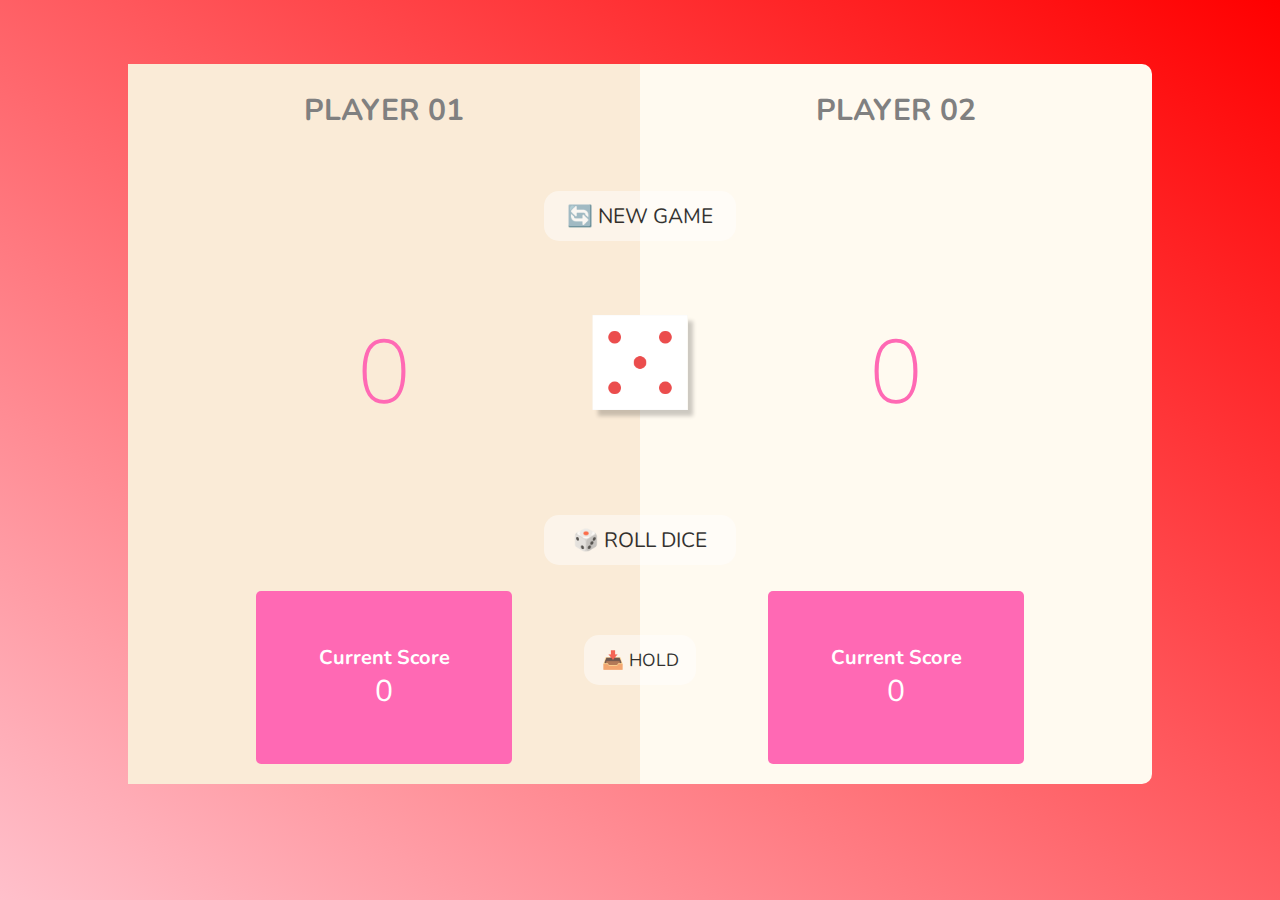
<file: JavaScript /index.html>
<!DOCTYPE html>
<html>
    <head> 
        <title> Pig Game</title>
        <meta name="author" content="Raktim">
        <meta charset="utf-8">
        <meta http-equiv = "X-UA-Compatible" content="ie=edge, chrome=1" />
        <link rel="stylesheet" href="style.css">
        <title> Pig Game</title> 
    
    </head>
    
    <body>
     
            <div class='player-board'>

                <section class="section-class player01-section active-player">
                    <h2 id='player01' class='player-name'> PLAYER 01</h2>
                    <h3 class='score-final' id="player1-final-score"> 0</h3>

                    <div class="current-score">
                        <h4> Current Score </h4>
                        <h6 class='current-score-num' id="player-01-current-scroe"> 0 </h6>
                    </div>
                </section>


                <section class="section-class player02-section" >
                    <h2 id="player-02" class='player-name'> PLAYER 02</h2>
                    <h3 class='score-final' id="player2-final-score"> 0</h3>

                    <div class="current-score">
                        <h4> Current Score </h4>
                        <h6 class='current-score-num' id="player-02-current-scroe"> 0 </h6>
                    </div>
                </section>

            </div>

            <img src="img/dice-5.png" height="95px" width="95px" alt="dice-05" class='dice'/>
            <button class="btn btn--new">🔄 New game</button>
            <button class="btn btn--roll" id="roll-dice">🎲 Roll dice</button>
            <button class="btn btn--hold">📥 Hold</button>

    <script src="demo.js"></script>
    </body>




</html>
</file>
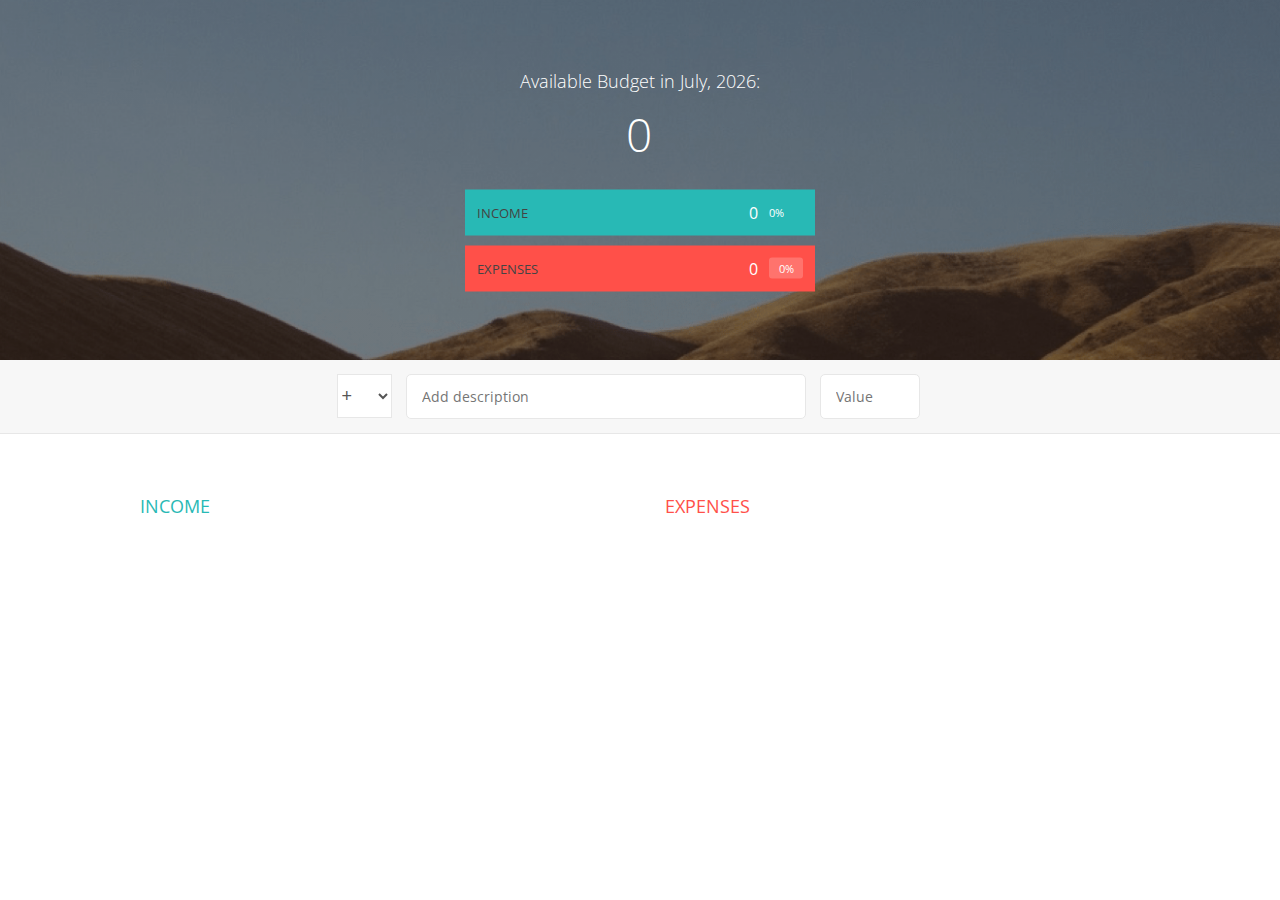
<file: JavaScript /Budget App/index.html>
<!DOCTYPE html>
<html lang="en">
    <head>
        <meta charset="UTF-8">
        <link href="https://fonts.googleapis.com/css?family=Open+Sans:100,300,400,600" rel="stylesheet" type="text/css">
        <link href="http://code.ionicframework.com/ionicons/2.0.1/css/ionicons.min.css" rel="stylesheet" type="text/css">
        <link type="text/css" rel="stylesheet" href="style.css">
        <title>Budgety</title>
    </head>
    <body>
        
        <div class="top">
            <div class="budget">
                <div class="budget__title">
                    Available Budget in <span class="budget__title--month">%Month%</span>:
                </div>
                
                <div class="budget__value">+ 2,345.64</div>
                
                <div class="budget__income clearfix">
                    <div class="budget__income--text">Income</div>
                    <div class="right">
                        <div class="budget__income--value">+ 4,300.00</div>
                        <div class="budget__income--percentage">45%</div>
                    </div>
                </div>
                
                <div class="budget__expenses clearfix">
                    <div class="budget__expenses--text">Expenses</div>
                    <div class="right clearfix">
                        <div class="budget__expenses--value">- 1,954.36</div>
                        <div class="budget__expenses--percentage">45%</div>
                    </div>
                </div>
            </div>
        </div>
        
        
        
        <div class="bottom">
            <div class="add">
                <div class="add__container">
                    <select class="add__type">
                        <option value="inc" selected>+</option>
                        <option value="exp">-</option>
                    </select>
                    <input type="text" class="add__description" placeholder="Add description">
                    <input type="number" class="add__value" placeholder="Value">
                    <button class="add__btn"><i class="ion-ios-checkmark-outline"></i></button>
                </div>
            </div>
            
            <div class="container clearfix">
                <div class="income">
                    <h2 class="icome__title">Income</h2>
                    
                    <div class="income__list">
                       
                       <!--
                        <div class="item clearfix" id="income-0">
                            <div class="item__description">Salary</div>
                            <div class="right clearfix">
                                <div class="item__value">+ 2,100.00</div>
                                <div class="item__delete">
                                    <button class="item__delete--btn"><i class="ion-ios-close-outline"></i></button>
                                </div>
                            </div>
                        </div>
                        
                        <div class="item clearfix" id="income-1">
                            <div class="item__description">Sold car</div>
                            <div class="right clearfix">
                                <div class="item__value">+ 1,500.00</div>
                                <div class="item__delete">
                                    <button class="item__delete--btn"><i class="ion-ios-close-outline"></i></button>
                                </div>
                            </div>
                        </div>
                       -->
                        
                    </div>
                </div>
                
                
                
                <div class="expenses">
                    <h2 class="expenses__title">Expenses</h2>
                    
                    <div class="expenses__list">
                       
                        <!--
                        <div class="item clearfix" id="expense-0">
                            <div class="item__description">Apartment rent</div>
                            <div class="right clearfix">
                                <div class="item__value">- 900.00</div>
                                <div class="item__percentage">21%</div>
                                <div class="item__delete">
                                    <button class="item__delete--btn"><i class="ion-ios-close-outline"></i></button>
                                </div>
                            </div>
                        </div>

                        <div class="item clearfix" id="expense-1">
                            <div class="item__description">Grocery shopping</div>
                            <div class="right clearfix">
                                <div class="item__value">- 435.28</div>
                                <div class="item__percentage">10%</div>
                                <div class="item__delete">
                                    <button class="item__delete--btn"><i class="ion-ios-close-outline"></i></button>
                                </div>
                            </div>
                        </div>
                        -->
                        
                    </div>
                </div>
            </div>
            
            
        </div>
        
        <script src="app.js"></script>
    </body>
</html>
</file>
<file: JavaScript /style.css>
@import url('https://fonts.googleapis.com/css2?family=Nunito&display=swap');
*{
    margin: 0%;
    padding: 0%;
    box-sizing: border-box;
    
}

body{
    font-family: 'Nunito', sans-serif;
    color: hotpink;
    background-image: linear-gradient(to top right, pink, red);
    background-position: center;
    height: 100vh;
    display: flex;
    align-content: center;
    justify-content: center;
}

.player-board{
    margin: 5%;
    width: 80vw;
    height: 80vh;
    border-radius: 10px;
    background-color: floralwhite;
    display: flex;
    align-content: center;
    justify-content: space-around;
    
}



.score-final{
    font-size: 90px;
    font-weight: lighter;
    margin: 20px;
    display: flex;
    flex-wrap: wrap;
    align-content: center;
    justify-content: center;
    font-style: normal;
    flex: 1.6;
    
}

.player-name{
    font-size: 30px;
    font-weight: 700;
    color: gray;
    margin-top: 15px;
    flex: 0;
}

.section-class{
    width: 50%;
    display: flex;
    flex-direction: column;
    align-content: space-around;
    display: flex;
    
}

.current-score{
    font-size: 20px;
    font-weight: 100;
    color: white;
    background-color: hotpink;
    border-radius: 5px;
    border-style: none;
    margin-bottom: 20px;
    flex-wrap: wrap;
    display: inherit;
    flex-direction: column;
    align-content: center;
    justify-content: center;
    flex : 0.7;
    margin-left: 25%;
    margin-right: 20%;
    width: 50%;
    
    
}

.current-score-num{
    display: inherit;
    align-content: center;
    justify-content: center;
    font-size: 30px;
    font-weight: bolder;
    
}

.player-name{
    margin: 5%;
    display: inherit;
    align-content: center;
    justify-content: center;
}

.active-player{
    background-color: antiquewhite;
    transition: all 0.5s;
}

.dice{
    position: absolute;
    align-content: center;
    left: 50%;
    top: 35%;
    transform: translateX(-50%);
    box-shadow: 0.35rem .35rem .25rem rgba(0, 0, 0, 0.2);
    opacity: 1;
}

.btn--new{
    position: absolute;
    left: 50%;
    top: 19%;
    transform: translateX(-50%);
    margin-top: 20px;
    border-style: none;
    border-radius: 15px;
    height: 50px;
    width: 12rem;
    padding: 5px;
    font-family: inherit;
    font-size: 1.3rem;
    transition: all .2s;
    cursor: pointer; 
    
    background-color: rgba(255, 255, 255, 0.6);
    opacity: 0.8;
    text-transform: uppercase; 
}
.btn--roll{
    position: absolute;
    left: 50%;
    top: 55%;
    transform: translateX(-50%);
    margin-top: 20px;
    border-style: none;
    border-radius: 15px;
    height: 50px;
    width: 12rem;
    padding: 5px;
    font-family: inherit;
    font-size: 1.3rem;
    transition: all .2s;
    cursor: pointer; 
    
    background-color: rgba(255, 255, 255, 0.6);
    opacity: 0.8;
    text-transform: uppercase; 
}

.btn--hold{
    position: absolute;
    left: 50%;
    top: 70%;
    transform: translateX(-50%);
    margin-top: 5px;
    border-style: none;
    border-radius: 15px;
    height: 50px;
    width: 7rem;
    padding: 5px;
    font-family: inherit;
    font-size: 1.1rem;
    transition: all .2s;
    cursor: pointer; 
    
    background-color: rgba(255, 255, 255, 0.6);
    opacity: 0.8;
    text-transform: uppercase; 
}

.btn:active{
    background-color: white;
    opacity: 1;
    border-style: none;
    box-shadow: 0.35rem .35rem .25rem rgba(0, 0, 0, 0.2);
    outline: 0;
    transition: all .05s;
}

.btn:focus{
    outline: 0;
}
</file>
<file: JavaScript /Budget App/style.css>
/**********************************************
*** GENERAL
**********************************************/

* {
    margin: 0;
    padding: 0;
    box-sizing: border-box;
}

.clearfix::after {
    content: "";
    display: table;
    clear: both;
}

body {
    color: #555;
    font-family: Open Sans;
    font-size: 16px;
    position: relative;
    height: 100vh;
    font-weight: 400;
}

.right { float: right; }
.red { color: #FF5049 !important; }
.red-focus:focus { border: 1px solid #FF5049 !important; }

/**********************************************
*** TOP PART
**********************************************/

.top {
    height: 40vh;
    background-image: linear-gradient(rgba(0, 0, 0, 0.35), rgba(0, 0, 0, 0.35)), url(back.png);
    background-size: cover;
    background-position: center;
    position: relative;
}

.budget {
    position: absolute;
    width: 350px;
    top: 50%;
    left: 50%;
    transform: translate(-50%, -50%);
    color: #fff;
}

.budget__title {
    font-size: 18px;
    text-align: center;
    margin-bottom: 10px;
    font-weight: 300;
}

.budget__value {
    font-weight: 300;
    font-size: 46px;
    text-align: center;
    margin-bottom: 25px;
    letter-spacing: 2px;
}

.budget__income,
.budget__expenses {
    padding: 12px;
    text-transform: uppercase;
}

.budget__income {
    margin-bottom: 10px;
    background-color: #28B9B5;
}

.budget__expenses {
    background-color: #FF5049;
}

.budget__income--text,
.budget__expenses--text {
    float: left;
    font-size: 13px;
    color: #444;
    margin-top: 2px;
}

.budget__income--value,
.budget__expenses--value {
    letter-spacing: 1px;
    float: left;
}

.budget__income--percentage,
.budget__expenses--percentage {
    float: left;
    width: 34px;
    font-size: 11px;
    padding: 3px 0;
    margin-left: 10px;
}

.budget__expenses--percentage {
    background-color: rgba(255, 255, 255, 0.2);
    text-align: center;
    border-radius: 3px;
}


/**********************************************
*** BOTTOM PART
**********************************************/

/***** FORM *****/
.add {
    padding: 14px;
    border-bottom: 1px solid #e7e7e7;
    background-color: #f7f7f7;
}

.add__container {
    margin: 0 auto;
    text-align: center;
}

.add__type {
    width: 55px;
    border: 1px solid #e7e7e7;
    height: 44px;
    font-size: 18px;
    color: inherit;
    background-color: #fff;
    margin-right: 10px;
    font-weight: 300;
    transition: border 0.3s;
}

.add__description,
.add__value {
    border: 1px solid #e7e7e7;
    background-color: #fff;
    color: inherit;
    font-family: inherit;
    font-size: 14px;
    padding: 12px 15px;
    margin-right: 10px;
    border-radius: 5px;
    transition: border 0.3s;
}

.add__description { width: 400px;}
.add__value { width: 100px;}

.add__btn {
    font-size: 35px;
    background: none;
    border: none;
    color: #28B9B5;
    cursor: pointer;
    display: inline-block;
    vertical-align: middle;
    line-height: 1.1;
    margin-left: 10px;
}

.add__btn:active { transform: translateY(2px); }

.add__type:focus,
.add__description:focus,
.add__value:focus {
    outline: none;
    border: 1px solid #28B9B5;
}

.add__btn:focus { outline: none; }

/***** LISTS *****/
.container {
    width: 1000px;
    margin: 60px auto;
}

.income {
    float: left;
    width: 475px;
    margin-right: 50px;
}

.expenses {
    float: left;
    width: 475px;
}

h2 {
    text-transform: uppercase;
    font-size: 18px;
    font-weight: 400;
    margin-bottom: 15px;
}

.icome__title { color: #28B9B5; }
.expenses__title { color: #FF5049; }

.item {
    padding: 13px;
    border-bottom: 1px solid #e7e7e7;
}

.item:first-child { border-top: 1px solid #e7e7e7; }
.item:nth-child(even) { background-color: #f7f7f7; }

.item__description {
    float: left;
}

.item__value {
    float: left;
    transition: transform 0.3s;
}

.item__percentage {
    float: left;
    margin-left: 20px;
    transition: transform 0.3s;
    font-size: 11px;
    background-color: #FFDAD9;
    padding: 3px;
    border-radius: 3px;
    width: 32px;
    text-align: center;
}

.income .item__value,
.income .item__delete--btn {
    color: #28B9B5;
}

.expenses .item__value,
.expenses .item__percentage,
.expenses .item__delete--btn {
    color: #FF5049;
}


.item__delete {
    float: left;
}

.item__delete--btn {
    font-size: 22px;
    background: none;
    border: none;
    cursor: pointer;
    display: inline-block;
    vertical-align: middle;
    line-height: 1;
    display: none;
}

.item__delete--btn:focus { outline: none; }
.item__delete--btn:active { transform: translateY(2px); }

.item:hover .item__delete--btn { display: block; }
.item:hover .item__value { transform: translateX(-20px); }
.item:hover .item__percentage { transform: translateX(-20px); }


.unpaid {
    background-color: #FFDAD9 !important;
    cursor: pointer;
    color: #FF5049;

}

.unpaid .item__percentage { box-shadow: 0 2px 6px 0 rgba(0, 0, 0, 0.1); }
.unpaid:hover .item__description { font-weight: 900; }
</file>
